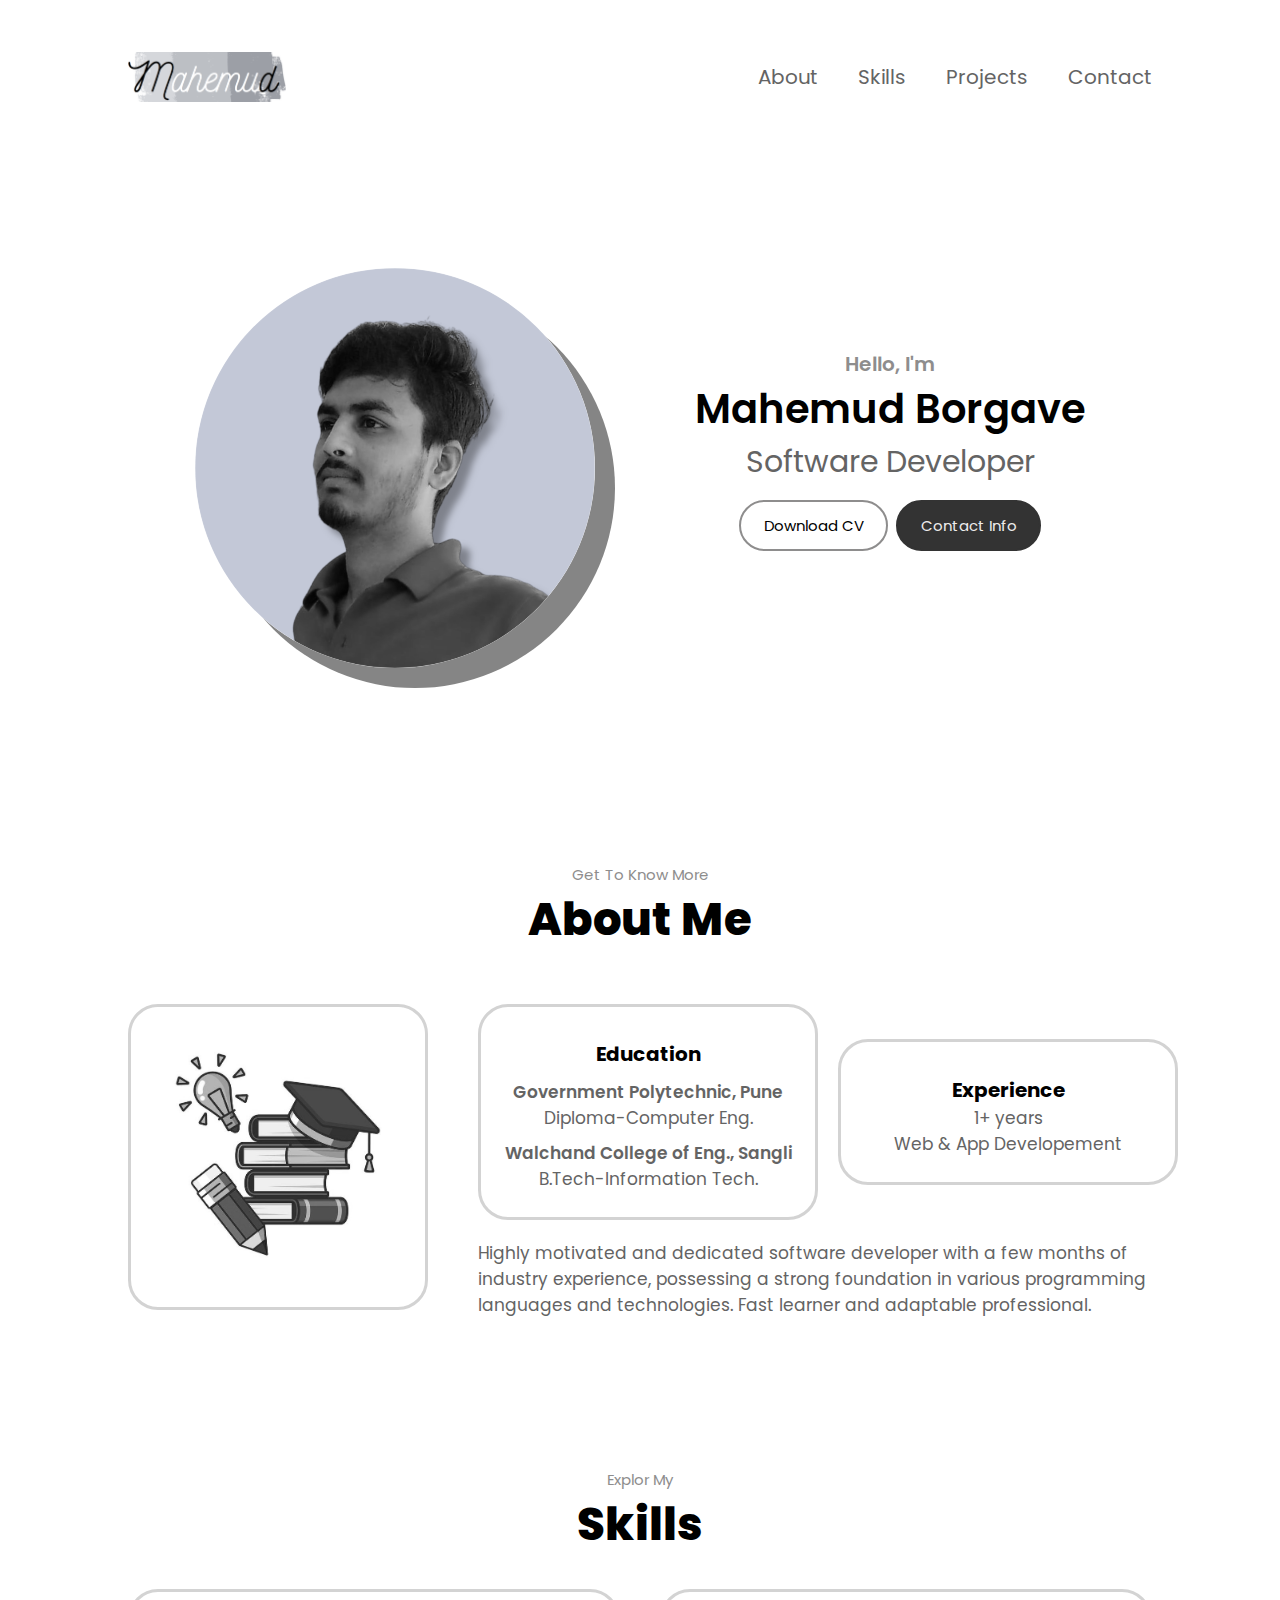
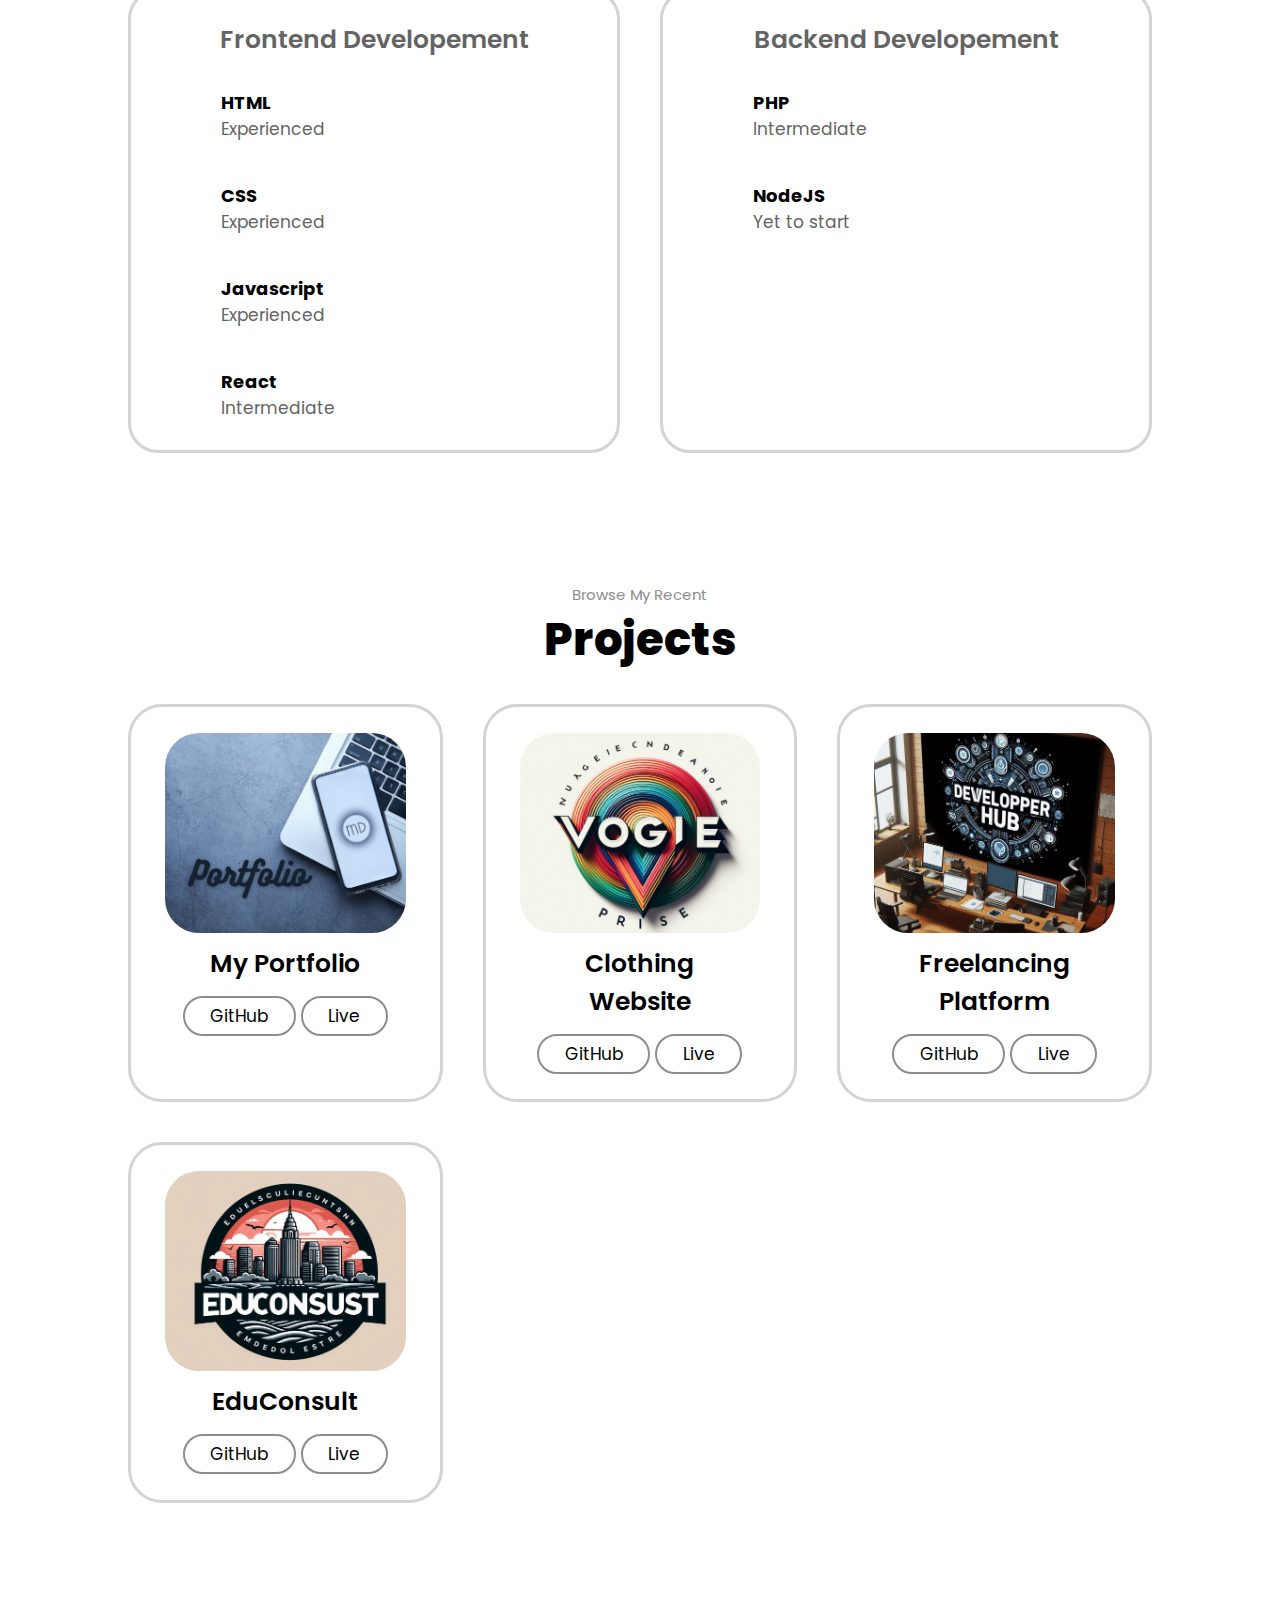
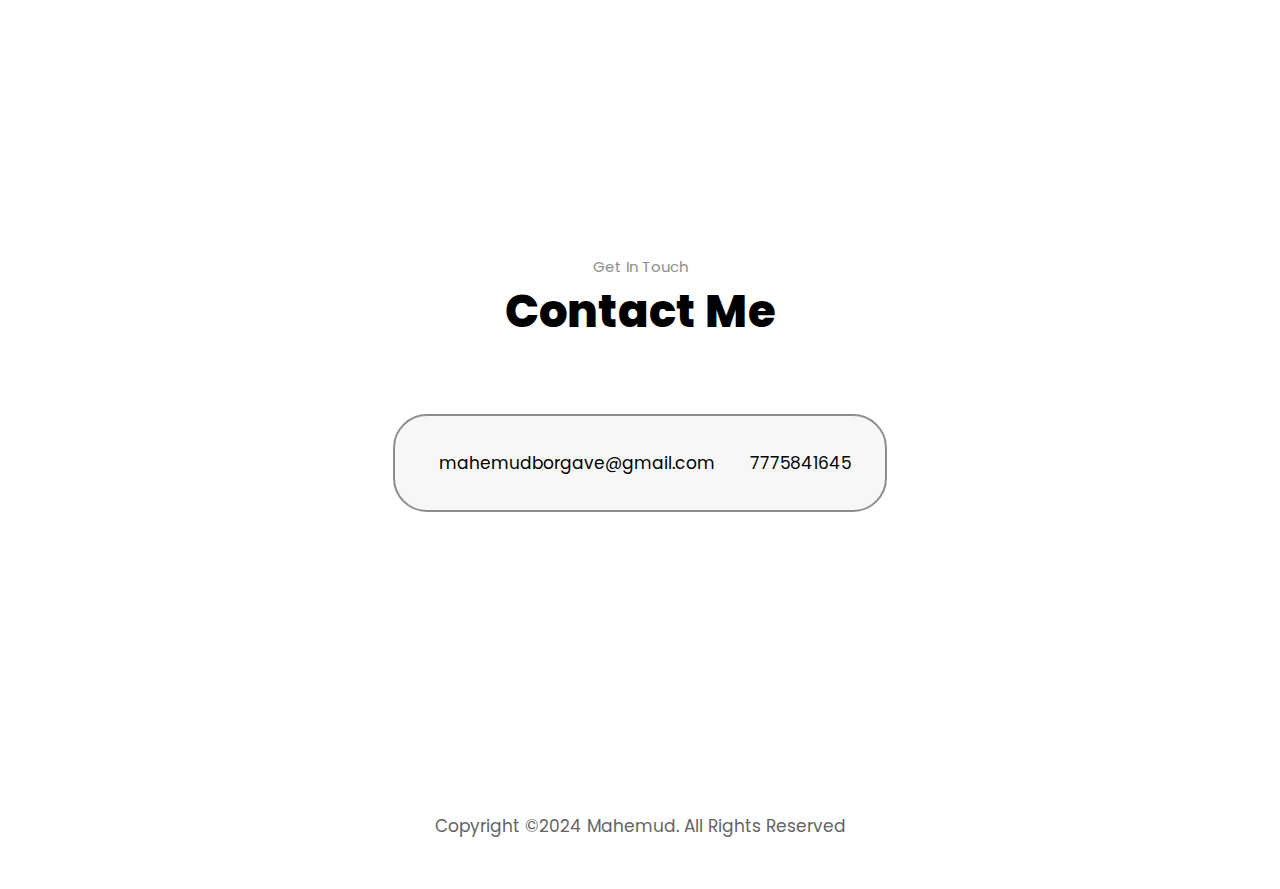
<file: index.html>
<!DOCTYPE html>
<html lang="en">

<head>
    <meta charset="UTF-8">
    <meta name="viewport" content="width=device-width, initial-scale=1.0">
    <title>Md Portfolio</title>
    <link rel="stylesheet" href="./style.css">
    <link rel="stylesheet" href="https://cdnjs.cloudflare.com/ajax/libs/font-awesome/6.4.0/css/all.min.css"
        integrity="sha512-iecdLmaskl7CVkqkXNQ/ZH/XLlvWZOJyj7Yy7tcenmpD1ypASozpmT/E0iPtmFIB46ZmdtAc9eNBvH0H/ZpiBw=="
        crossorigin="anonymous" referrerpolicy="no-referrer" />
</head>

<body>
    <div class="header">
        <div class="logo">
            <img src="./assets/logo-some1.png" alt="logo">
        </div>
        <ul class="nav-links">
            <a href="#aboutme">
                <li>About</li>
            </a>
            <a href="#skill-section">
                <li>Skills</li>
            </a>
            <a href="#project-section">
                <li>Projects</li>
            </a>
            <a href="#contact-section">
                <li>Contact</li>
            </a>
        </ul>
        <div class="hamb">
            <span></span>
            <span></span>
            <span></span>
        </div>
    </div>

    <div id="about">
        <div class="profile-photo">
            <img src="./assets/profile-pic.png" alt="Mahemud Profil Photo">
        </div>
        <div class="about-info">
            <p>Hello, I'm</p>
            <p>Mahemud Borgave</p>
            <p>Software Developer</p>
            <div class="about-buttons">
                <a target="_blank" href="./assets/Mahemud_Borgave_IT_CV.pdf">Download CV</a>
                <a href="#contact-section">Contact Info</a>
            </div>
            <div class="social-media-links">
                <a target="_blank" href="https://www.linkedin.com/in/mahemud-borgave-b01762231/"><i
                        class="fa-brands fa-linkedin"></i></a>
                <a target="_blank" href="https://github.com/mahemudborgave"><i class="fa-brands fa-github"></i></a>
                <a target="_blank" href="https://www.instagram.com/95_mahemud/"><i class="fa-brands fa-instagram"></i></a>
                <a target="_blank" href="https://x.com/Mahemud_009"><i class="fa-brands fa-twitter"></i></a>
            </div>
        </div>
    </div>

    <div id="aboutme">
        <div class="wrapper-heading">
            <p class="small-heading">Get to know more</p>
            <p class="main-heading">About me</p>
        </div>
        <div class="wrapper-aboutme-content">
            <div class="aboutme-image">
                <img src="./assets/experience_image.jpeg" alt="About me section Image">
            </div>
            <div class="aboutme-content">
                <div class="exp-edu-box">
                    <div class="edu exp-box">
                        <i class="fa-solid fa-graduation-cap"></i>
                        <p style="font-size: 2rem;font-weight: bold;color: black; margin-bottom: .5em;">Education</p>
                        <p style="font-weight: 600;">Government Polytechnic, Pune</p>
                        <p>Diploma-Computer Eng.</p>
                        <p style="font-weight: 600; margin-top: .5em;">Walchand College of Eng., Sangli</p>
                        <p>B.Tech-Information Tech.</p>
                    </div>
                    <div class="exp exp-box">
                        <i class="fa-solid fa-pen-nib"></i>
                        <p style="font-size: 2rem;font-weight: bold;color: black;">Experience</p>
                        <p>1+ years</p>
                        <p>Web & App Developement</p>
                    </div>
                </div>
                <p class="aboutme-description">Highly motivated and dedicated software developer with a few months of
                    industry experience, possessing a strong foundation in various programming languages and
                    technologies. Fast learner and adaptable professional.</p>
            </div>
        </div>
    </div>

    <div id="skill-section">
        <div class="wrapper-heading">
            <p class="small-heading">Explor my</p>
            <p class="main-heading">Skills</p>
        </div>
        <div class="skill-sectors">
            <div class="frontend sector">
                <p class="sector-heading">Frontend Developement</p>
                <div class="skills">
                    <div class="skill">
                        <i class="fa-solid fa-fire"></i>
                        <div class="skill-text">
                            <p class="sk1">HTML</p>
                            <p class="sk2">Experienced</p>
                        </div>
                    </div>
                    <div class="skill">
                        <div class="skill">
                            <i class="fa-solid fa-fire"></i>
                            <div class="skill-text">
                                <p class="sk1">CSS</p>
                                <p class="sk2">Experienced</p>
                            </div>
                        </div>
                    </div>
                    <div class="skill">
                        <div class="skill">
                            <i class="fa-solid fa-fire"></i>
                            <div class="skill-text">
                                <p class="sk1">Javascript</p>
                                <p class="sk2">Experienced</p>
                            </div>
                        </div>
                    </div>
                    <div class="skill">
                        <div class="skill">
                            <i class="fa-solid fa-fire"></i>
                            <div class="skill-text">
                                <p class="sk1">React</p>
                                <p class="sk2">Intermediate</p>
                            </div>
                        </div>
                    </div>
                </div>
            </div>
            <div class="backend sector">
                <p class="sector-heading">Backend Developement</p>
                <div class="skills">
                    <div class="skill">
                        <i class="fa-solid fa-fire"></i>
                        <div class="skill-text">
                            <p class="sk1">PHP</p>
                            <p class="sk2">Intermediate</p>
                        </div>
                    </div>
                    <div class="skill">
                        <div class="skill">
                            <i class="fa-solid fa-fire"></i>
                            <div class="skill-text">
                                <p class="sk1">NodeJS</p>
                                <p class="sk2">Yet to start</p>
                            </div>
                        </div>
                    </div>
                </div>
            </div>
        </div>
    </div>

    <div id="project-section">
        <div class="wrapper-heading">
            <p class="small-heading">Browse my recent</p>
            <p class="main-heading">Projects</p>
        </div>
        <div class="projects">
            <div class="project">
                <div class="project-img">
                    <img src="./assets/project-img-1.png" alt="Project 1 Image">
                </div>
                <p>My Portfolio</p>
                <div class="ref-links">
                    <a target="_blank" href="https://github.com/mahemudborgave/md-blacknwhite-portfolio/tree/master">GitHub</a>
                    <a target="_blank" href="https://mahemud.netlify.app/">Live</a>
                </div>
            </div>
            <div class="project">
                <div class="project-img">
                    <img src="./assets/Vogue Prism name with colorful.png" alt="Project 2 Image">
                </div>
                <p>Clothing Website</p>
                <div class="ref-links">
                    <a target="_blank" href="https://github.com/sandeshshinde30/Vogue-Prism">GitHub</a>
                    <a target="_blank" href="https://vogue-prism.vercel.app/">Live</a>
                </div>
            </div>
            <div class="project">
                <div class="project-img">
                    <img src="./assets/developerhub log.png" alt="Project 3 Image">
                </div>
                <p>Freelancing Platform</p>
                <div class="ref-links">
                    <a target="_blank" href="https://github.com/mahemudborgave/DeveloperHub">GitHub</a>
                    <a target="_blank" href="./not-active.html">Live</a>
                </div>
            </div>
            <div class="project">
                <div class="project-img">
                    <img src="./assets/educonsult.png" alt="Project 4 Image">
                </div>
                <p>EduConsult</p>
                <div class="ref-links">
                    <a target="_blank" href="https://github.com/sandeshshinde30/EliteCoders">GitHub</a>
                    <a target="_blank" href="./not-active.html">Live</a>
                </div>
            </div>
        </div>
    </div>

    <div id="contact-section">
        <div class="wrapper-heading">
            <p class="small-heading">Get In Touch</p>
            <p class="main-heading">Contact Me</p>
        </div>
        <div class="cont-src">
            <div class="src cemail">
                <i class="fa-solid fa-envelope"></i>
                <p>mahemudborgave@gmail.com</p>
            </div>
            <div class="src cphone">
                <i class="fa-solid fa-phone"></i>
                <p>7775841645</p>
            </div>
        </div>
    </div>

    <footer>
        <div class="bot-nav">
            <!-- <div class="header">
                <ul>
                    <a href="#aboutme">
                        <li>About</li>
                    </a>
                    <a href="#skill-section">
                        <li>Skills</li>
                    </a>
                    <a href="#project-section">
                        <li>Projects</li>
                    </a>
                    <a href="#contact-section">
                        <li>Contact</li>
                    </a>
                </ul>
            </div>
        </div> -->
            <p>Copyright &copy;2024 Mahemud. All Rights Reserved</p>
    </footer>

    <script src="index.js"></script>
</body>

</html>
</file>
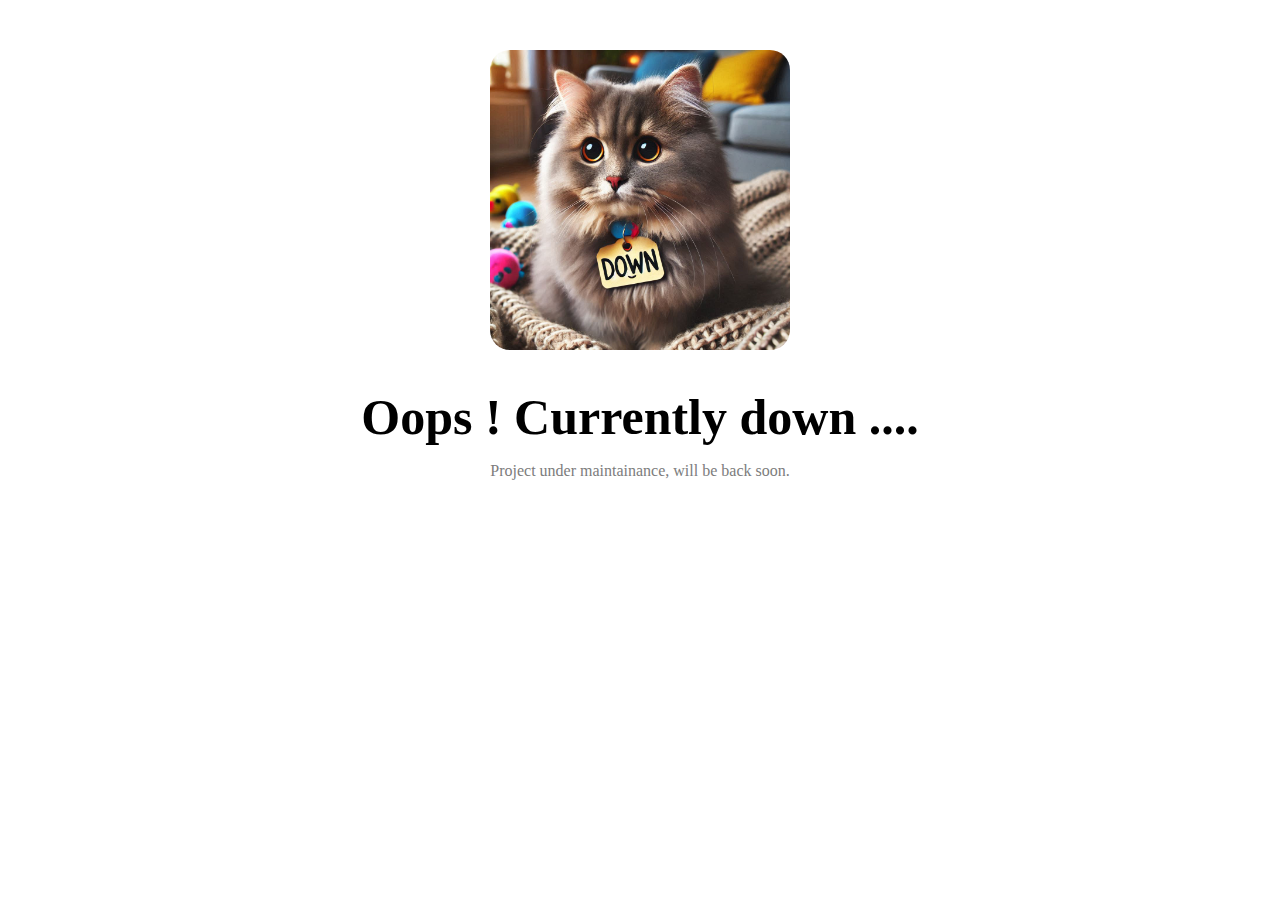
<file: not-active.html>
<!DOCTYPE html>
<html lang="en">
<head>
    <meta charset="UTF-8">
    <meta name="viewport" content="width=device-width, initial-scale=1.0">
    <title>Document</title>
    <style>
        .no-active-div {
            width: 300px;
            margin: auto;
            margin-top: 50px;
        }
        .no-active-div img {
            width: 100%;
            border-radius: 20px;
        }
        h1 {
            font-size: 50px;
            text-align: center;
            margin-bottom: 0;
        }
        p {
            color: rgb(124, 124, 124);
            text-align: center;
        }
    </style>
</head>
<body>
    <div class="no-active-div">
        <img src="./assets/sad cat with a down tag.png" alt="">
    </div>
    <h1>Oops ! Currently down ....</h1>
    <p>Project under maintainance, will be back soon.</p>
</body>
</html>
</file>
<file: style.css>
@import url('https://fonts.googleapis.com/css2?family=Noto+Sans:wght@100;200;300;400;500&family=Poppins:wght@300;400;500;600;700&display=swap');


* {
    padding: 0;
    margin: 0;
    box-sizing: border-box;
    font-family: 'Poppins', sans-serif;
}

:root {
    --fgray: #d3d3d3;
    --gray: #8e8d8d;
    --dgray: #646464;
}

html {
    font-size: 62.5%;
    scroll-behavior: smooth;
}

body {
    padding: 0 10%;
}

.header {
    height: 17vh;
    /* border: 5px solid red; */
    display: flex;
    justify-content: space-between;
    align-items: center;
}

.header .logo {
    height: 50px;
}

.header .logo img {
    height: 100%;
}

.header p {
    font-size: 3rem;
    font-weight: 500;
    padding: .5em;
    border-left: 2px solid black;
    /* border-top: 2px solid black; */
    /* border-radius: 50%;     */
}

.header ul {
    font-size: 2rem;
    display: flex;
    list-style-type: none;
}

.header ul a {
    margin-left: 2em;
    text-decoration: none;
    color: var(--dgray);
}

.header ul a:hover {
    color: rgb(0, 0, 0);
    text-decoration: underline;
    text-underline-offset: 10px;
}

.hamb {
    width: 30px;
    height: 30px;
    /* border: 2px solid green; */
    display: none;
    flex-direction: column;
    justify-content: space-between;
}

.hamb span {
    width: 100%;
    height: 5px;
    background-color: black;
}


#about {
    height: 70vh;
    /* border: 5px solid blue; */
    display: flex;
    justify-content: center;
    align-items: center;
}

#about .profile-photo {
    /* border: 5px solid red; */
    height: 40vw;
    width: 40vw;
    max-width: 500px;
    max-height: 500px;
    /* min-width: 400px;
    min-height: 400px; */
    padding: 50px;
}

#about .profile-photo img {
    /* width: 100%; */
    height: 100%;
    object-fit: cover;
    border-radius: 50%;
    box-shadow: 20px 20px rgb(133, 133, 133);
    transition: all .4s ease-in-out;
}

#about .profile-photo img:hover {
    box-shadow: -90px 40px rgb(133, 133, 133), -40px -50px rgb(56, 56, 56);
}

#about .about-info {
    /* border: 5px solid green; */
    text-align: center;
    padding: 50px;
}

#about .about-info p:first-child {
    font-size: 2rem;
    font-weight: 600;
    color: var(--gray);
}

#about .about-info p:nth-child(2) {
    font-size: 4rem;
    font-weight: 600;
}

#about .about-info p:nth-child(3) {
    font-size: 3rem;
    font-weight: 400;
    color: var(--dgray);
    margin-bottom: 15px;
}

#about .about-info .about-buttons a:first-child {
    display: inline-block;
    font-size: 1.5rem;
    text-decoration: none;
    color: black;
    border: 2px solid var(--gray);
    padding: .8em 1.5em;
    border-radius: 30px;
    margin-right: 5px;
    transition: all .1s ease-in;
}

#about .about-info .about-buttons a:first-child:hover {
    border-color: black;
    transform: scale(1.02);
}

#about .about-info .about-buttons a:nth-child(2) {
    display: inline-block;
    font-size: 1.5rem;
    text-decoration: none;
    color: rgb(238, 236, 236);
    border: 2px solid rgb(51, 51, 51);
    background-color: rgb(51, 51, 51);
    padding: .8em 1.5em;
    border-radius: 30px;
    transition: all .2s ease-in;
}

#about .about-info .about-buttons a:nth-child(2):hover {
    /* background-color: rgb(68, 68, 68); */
    transform: scale(1.02);
}

#about .about-info .about-buttons {
    margin-bottom: 20px;
}

.social-media-links a i {
    display: inline-block;
    font-size: 3rem;
    text-decoration: none;
    color: black;
    margin: 0 10px;
    transition: all .2s ease-in;
}

.social-media-links a i:hover {
    transform: scale(1.1);
}


/* aboutme Section */

#aboutme {
    /* border: 5px solid blue ; */
    padding: 50px 0;
}

.wrapper-heading {
    /* border: 5px solid red; */
    text-align: center;
    text-transform: capitalize;
    padding: 3em 0;
}

.wrapper-heading .small-heading {
    font-size: 1.5rem;
    color: var(--gray);
}

.wrapper-heading .main-heading {
    font-size: 4.5rem;
    font-weight: 800;
}

.wrapper-aboutme-content {
    /* border: 5px solid green; */
    display: flex;
    justify-content: space-between;
    padding: 0 0 0;
    margin-top: 20px;
}

.wrapper-aboutme-content .aboutme-image {
    border: 3px solid var(--fgray);
    border-radius: 30px;
    width: 30%;
    height: 30%;
    min-width: 300px;
    margin-right: 50px;
    overflow: hidden;
}

.wrapper-aboutme-content .aboutme-image img {
    border-radius: 30px;
    width: 100%;
    height: 100%;
    object-fit: cover;
    filter: grayscale(100%);
    transition: all .2s ease-in-out;
}

.wrapper-aboutme-content .aboutme-image:hover img {
    transform: scale(1.05);
    filter: grayscale(0%);
}

.wrapper-aboutme-content .aboutme-content {
    /* border: 5px solid blue; */
    flex-grow: 1;
    text-align: center;
    display: flex;
    flex-direction: column;
    justify-content: center;
}

.wrapper-aboutme-content .aboutme-content .exp-edu-box {
    /* border: 5px solid blue; */
    display: flex;
    justify-content: start;
    align-items: center ;
}

.wrapper-aboutme-content .aboutme-content .exp-box {
    font-size: 1.7rem;
    border: 3px solid var(--fgray);
    width: 340px;
    padding: 1.5em 0;
    border-radius: 30px;
    color: var(--dgray);
    margin-right: 20px;
    transition: all .2s ease-in-out;
}

.wrapper-aboutme-content .aboutme-content .exp-box i {
    display: block;
    font-size: 2.3rem;
    margin-bottom: .3em;
    color: black;
}

.wrapper-aboutme-content .aboutme-content .exp-box:hover {
    transform: translateY(-10px);
}

.wrapper-aboutme-content .aboutme-content .aboutme-description {
    width: 700px;
    /* border: 5px solid red; */
    padding: 20px 0;
    font-size: 1.7rem;
    color: var(--dgray);
    text-align: left;
}



/* Experience Section */


#skill-section {
    /* border: 5px solid green; */
    padding: 50px 0;
}

.skill-sectors {
    display: grid;
    /* grid-template-columns: repeat(2, 1fr); */
    grid-template-columns: repeat(auto-fit, minmax(200px, 1fr));
    ;
    gap: 40px;
}

.skill-sectors .sector {
    border: 3px solid var(--fgray);
    border-radius: 30px;
    font-size: 1.7rem;
    padding: 1.7em 0;
    transition: all .2s ease-in-out;
}

.skill-sectors .sector:hover {
    transform: scale(1.05);
}

.skill-sectors .sector .sector-heading {
    text-align: center;
    color: var(--dgray);
    font-size: 2.5rem;
    font-weight: 600;
    margin-bottom: 30px;
    padding: 0 1em;
}

.skill-sectors .sector .skills {
    /* border: 5px solid red; */
    display: grid;
    grid-template-columns: repeat(auto-fit, minmax(150px, 1fr));
    gap: 40px 60px;
    font-size: 1.7rem;
    padding: 0 70px;
}

.skill-sectors .sector .skills .skill {
    /* border: 5px solid blue; */
    display: flex;
}

.skill-sectors .sector .skills .skill i {
    font-size: 2.2rem;
    padding-top: 5px;
    margin-right: 20px;
}

.skill-sectors .sector .skills .skill .skill-text .sk1 {
    font-size: 1.8rem;
    font-weight: 700;
}

.skill-sectors .sector .skills .skill .skill-text .sk2 {
    color: var(--dgray);
}

/* Projects */

#project-section {
    padding: 50px 0;
}

.projects {
    /* border: 5px solid red; */
    display: grid;
    grid-template-columns: repeat(auto-fit, minmax(300px, 1fr));
    gap: 40px;
}

.projects .project {
    font-size: 1.7rem;
    border: 3px solid var(--fgray);
    border-radius: 2em;
    padding: 1.5em 2em;
    transition: all .2s ease-in-out;
}

.projects .project:hover {
    box-shadow: 10px 10px rgb(70, 70, 70);
}

.projects .project .project-img {
    width: 100%;
    height: 200px;
}

.projects .project .project-img img {
    width: 100%;
    height: 100%;
    border-radius: 2em;
    object-fit: cover;
}

.projects .project p {
    /* border: 1px solid red; */
    font-size: 2.5rem;
    font-weight: 600;
    text-align: center;
    padding: .5em;
}

.projects .project .ref-links {
    text-align: center;
}

.projects .project .ref-links a {
    text-decoration: none;
    color: black;
    display: inline-block;
    border: 2px solid var(--gray);
    padding: .3em 1.5em;
    border-radius: 1.2em;
    transition: all .3s ease-in-out;
}

.projects .project .ref-links a:hover {
    background-color: rgb(67, 67, 67);
    border-color: rgb(67, 67, 67);
    color: white;
}

/* Contact Section */

#contact-section {
    font-size: 1.7rem;
    /* border: 5px solid red; */
    height: 90vh;
    display: flex;
    flex-direction: column;
    justify-content: center;
    align-items: center;
}

.cont-src {
    margin-top: 1em;
    border-radius: 2em;
    border: 2px solid var(--gray);
    padding: 2em 2em;
    background-color: #f7f7f7;
    text-align: center;
    transition: all .4s ease-in-out;
}

#contact-section:hover .cont-src {
    transform: scale(1.05);
}

.cont-src>* {
    display: inline-block;
}

.cont-src> :first-child {
    margin-right: 20px;
}

.src i {
    padding: 5px;
}

.src p {
    display: inline-block;
    word-wrap: break-word;
    font-weight: 400;
}


/* footer */

footer {
    font-size: 1.7rem;
    padding: 50px 0;
}

footer .header {
    justify-content: center;
}

footer .header ul a {
    font-weight: 3rem;
    margin: 0 2em;
    color: black;
}

footer p {
    text-align: center;
    color: var(--dgray);
}

@media (max-width: 1255px) {
    #about .about-info p:nth-child(2) {
        font-size: 3.5rem;
    }

    .wrapper-aboutme-content .aboutme-content .exp-edu-box {
        flex-direction: column;
    }

    .wrapper-aboutme-content .aboutme-content .exp-edu-box .exp-box {
        width: 100%;
        margin-right: 0;
        margin-bottom: 20px;
    }

    .wrapper-aboutme-content .aboutme-content .aboutme-description {
        display: none;
    }

    .wrapper-aboutme-content .aboutme-content .exp-box:hover {
        transform: translateX(-10px);
    }
}

@media (max-width: 1150px) {
    #about .about-info {
        padding: 30px;
    }
}

@media (max-width: 1010px) {
    #about .profile-photo {
        max-width: 276px;
        max-height: 276px;
        padding: 0;
        margin-bottom: 10px;
    }

    .hamb {
        display: flex;
    }

    .header .nav-links {
        font-size: 1.7 rem;
        display: flex;
        width: 90%;
        flex-direction: column;
        align-items: center;
        position: fixed;
        right: -100%;
        top: 100px;
        background-color: rgb(51, 51, 51);
        padding: 20px 0;
        transition: all .4s ease-in-out;
        /* opacity: 50%; */
    }

    /* .header .nav-links:hover {
        opacity: 80%;
    } */

    .header ul.visible {
        right: 0%;
    }

    .header ul a {
        margin-left: 0;
        color: #cfcfcf;
    }

    .header ul li {
        margin-bottom: 15px;
    }

    #about {
        height: auto;
        flex-direction: column;
        justify-content: center;
        align-items: center;
    }

    #about .about-info .about-buttons a:first-child {
        font-size: 1.5rem;
        padding: .6em 1.3em;
    }

    #about .about-info .about-buttons a:nth-child(2) {
        font-size: 1.5rem;
        padding: .6em 1.3em;
    }


    .wrapper-aboutme-content .aboutme-image {
        display: none;
    }

    .wrapper-aboutme-content .aboutme-content .exp-edu-box {
        flex-direction: row;
    }

    .wrapper-aboutme-content .aboutme-content .exp-edu-box .exp-box {
        margin-right: 20px;
        margin-bottom: 0;
    }

    .wrapper-aboutme-content .aboutme-content .exp-box:hover {
        transform: translateY(-10px);
    }
}

@media (max-width : 786px) {
    .wrapper-aboutme-content .aboutme-content .exp-edu-box {
        flex-direction: column;
    }

    .wrapper-aboutme-content .aboutme-content .exp-edu-box .exp-box {
        width: 100%;
        margin-right: 0;
        margin-bottom: 20px;
    }

    .wrapper-aboutme-content .aboutme-content .exp-box:hover {
        transform: translateX(-10px);
    }


    .skill-sectors .sector .skills {
        gap: 20px 20px;
        padding: 0 30px;
    }

    .skill-sectors .sector .sector-heading {
        font-size: 2rem;
    }

    .skill-sectors .sector .skills .skill .skill-text .sk1 {
        font-size: 1.5rem;
    }


    .projects {
        grid-template-columns: repeat(auto-fit, minmax(200px, 1fr));
    }

    .projects .project {
        font-size: 1.3rem;
        padding: 1.2em 1.2em;
    }


    .cont-src {
        padding: 1em 1em;
        overflow: auto;
    }

    .cont-src> :first-child {
        padding: 0;
        margin: 0.5em;
    }
}

@media (max-width : 520px) {
    /* #about .profile-photo img {
        box-shadow: 15px 15px rgb(133, 133, 133);
    } */

    #about .profile-photo img {
        box-shadow: 20px 15px rgb(133, 133, 133), -20px -15px rgb(56, 56, 56);
    }

    #about .profile-photo img:hover {
        box-shadow: -40px 30px rgb(133, 133, 133), -30px -20px rgb(56, 56, 56);
    }

    #about .about-info {
        padding: 50px 0 50px;
    }

    #about .about-info p:first-child {
        font-size: 1.9rem;
    }

    #about .about-info p:nth-child(2) {
        font-size: 3rem;
    }

    #about .about-info p:nth-child(3) {
        font-size: 2.5rem;
        font-weight: 400;
        color: var(--dgray);
        margin-bottom: 15px;
    }

    #about .about-info .about-buttons a:first-child {
        font-size: 1.4rem;
        padding: .6em 1.3em;
    }

    #about .about-info .about-buttons a:nth-child(2) {
        font-size: 1.4rem;
        padding: .6em 1.3em;
    }

    .wrapper-heading .small-heading {
        font-size: 1.3rem;
        color: var(--gray);
    }

    .wrapper-heading .main-heading {
        font-size: 3.5rem;
        font-weight: 800;
    }


    #contact-section {
        font-size: 1.4rem;
    }

    footer {
        font-size: 1.4rem;
        padding: 50px 0;
    }
}

@media (max-width : 385px) {
    #about .about-info .about-buttons a:first-child {
        font-size: 1.1rem;
        padding: .6em 1.3em;
    }

    #about .about-info .about-buttons a:nth-child(2) {
        font-size: 1.1rem;
        padding: .6em 1.3em;
    }

    #contact-section {
        font-size: 1rem;
    }
}
</file>
